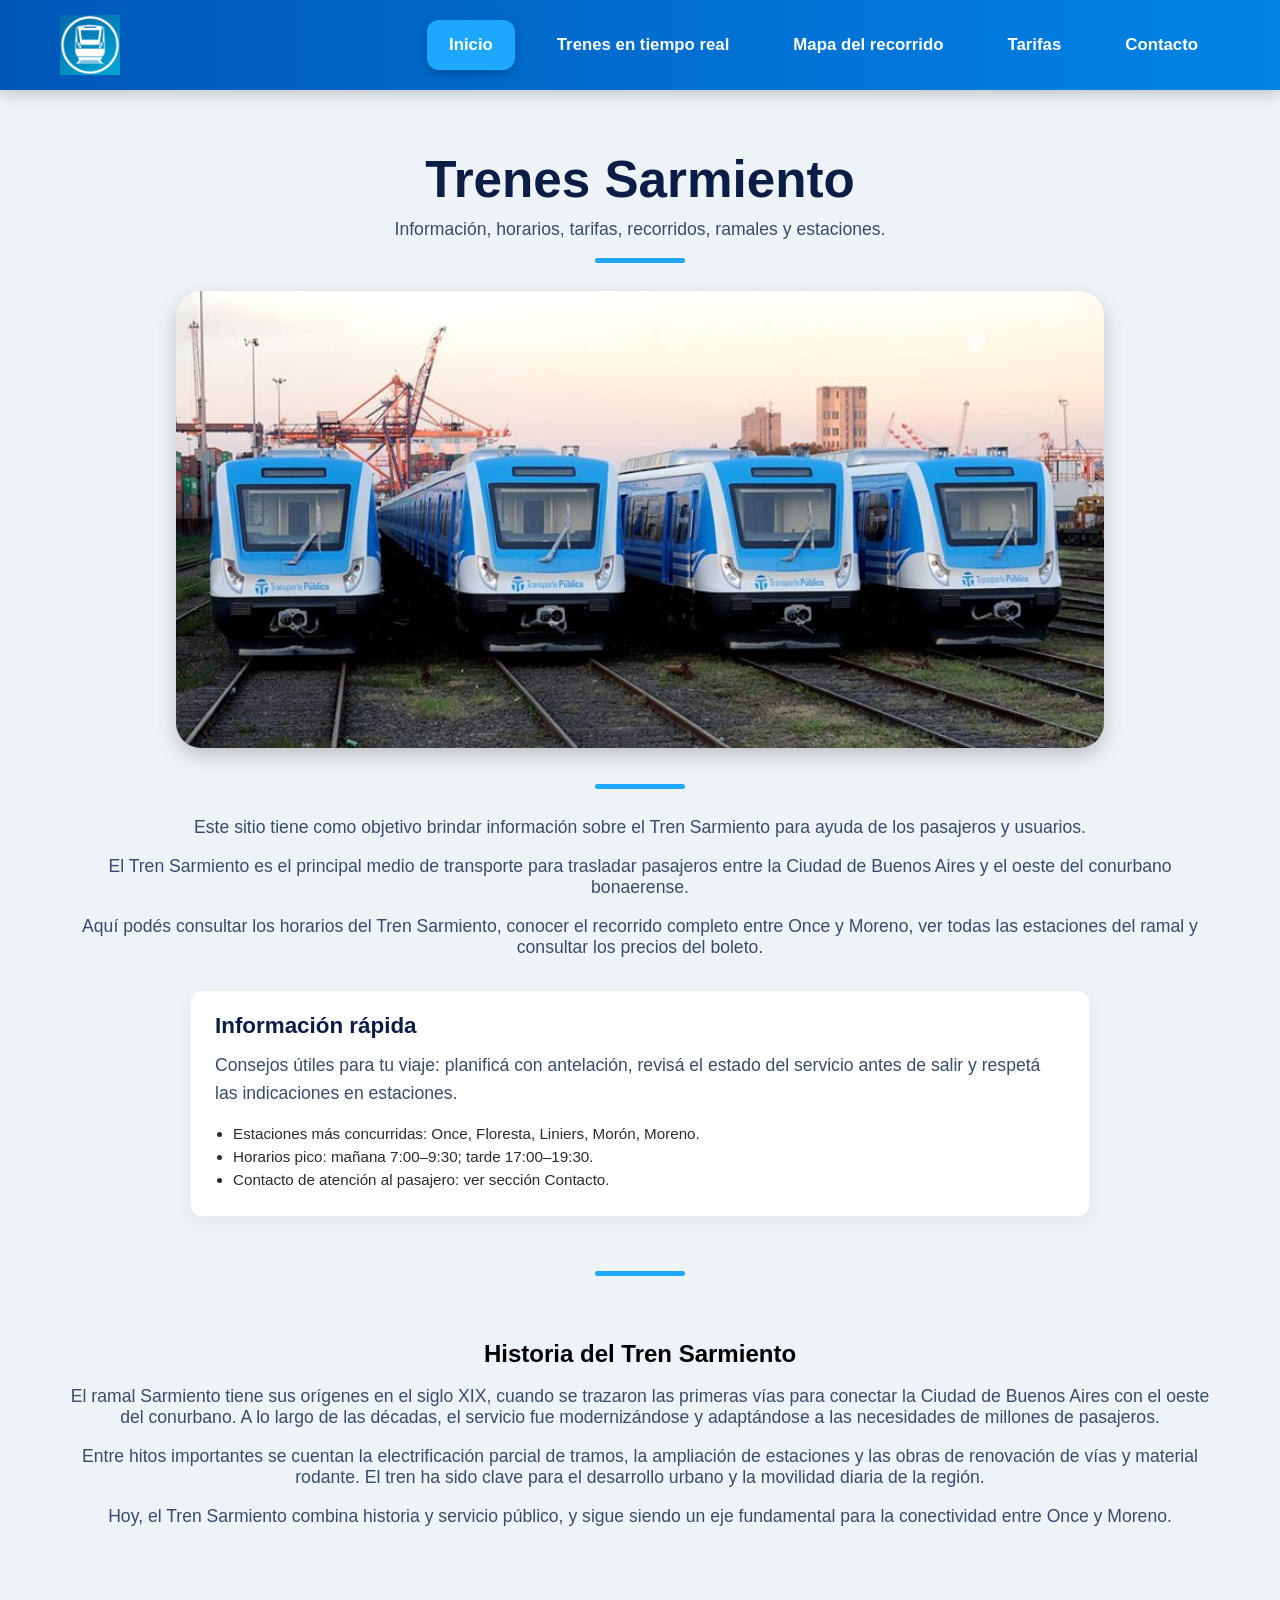
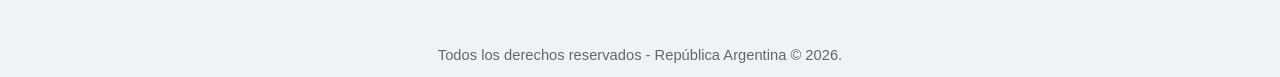
<file: index.html>
<!DOCTYPE html>
<html lang="en">
<head>
    <meta charset="UTF-8">
    <meta name="viewport"
    content="width=device-width, initial-scale=1.0">

    <title>Trenes Sarmiento</title>
    <link rel="stylesheet" href="styles.css">
</head>

<body>
    <div class="contenedorPrincipal">

        <!-- NAVBAR -->
        <header>
            <nav class="navbar">
                <div class="logo">
                    <img src="img/iconotrensarmiento.png" alt="Icono Tren">
                </div>
                <ul class="nav-links">
                    <li><a class="active" href="index.html">Inicio</a></li>
                    <li><a href="TrenesEnTiempoReal.html">Trenes en tiempo real</a></li>
                    <li><a href="MapaDelRecorrido.html">Mapa del recorrido</a></li>
                    <li><a href="Tarifas.html">Tarifas</a></li>
                    <li><a href="Contacto.html">Contacto</a></li>
                </ul>
            </nav>
        </header>

        <!-- MAIN -->
        <main class="hero">
            <h1>Trenes Sarmiento</h1>
            <p>Información, horarios, tarifas, recorridos, ramales y estaciones.</p>
            <div class="linea"></div>

            <img src="img/trenes.jpg" alt="Tren Sarmiento">
            <br>

            <div class="linea"></div>

            <p>
                Este sitio tiene como objetivo brindar
                información sobre el Tren Sarmiento
                para ayuda de los pasajeros y usuarios.
            </p>

            <p>
                El Tren Sarmiento es el principal medio
                de transporte para trasladar pasajeros
                entre la Ciudad de Buenos Aires y el
                oeste del conurbano bonaerense.
            </p>

            <p>
                Aquí podés consultar los horarios del
                Tren Sarmiento, conocer el recorrido
                completo entre Once y Moreno, ver todas
                las estaciones del ramal y consultar
                los precios del boleto.
            </p>

            <!-- SECCIÓN INFORMACIÓN RÁPIDA -->
            <section class="info-rapida">
                <h2>Información rápida</h2>
                <p>
                    Consejos útiles para tu viaje: planificá con antelación, revisá el estado del servicio antes de salir y respetá las indicaciones en estaciones.
                </p>
                <ul>
                    <li>Estaciones más concurridas: Once, Floresta, Liniers, Morón, Moreno.</li>
                    <li>Horarios pico: mañana 7:00–9:30; tarde 17:00–19:30.</li>
                    <li>Contacto de atención al pasajero: ver sección Contacto.</li>
                </ul>
            </section>
            <br><br><br>
                <div class="linea"></div>
                <br><br>
                <h2>Historia del Tren Sarmiento</h2>
                <br>
                <p>
                  El ramal Sarmiento tiene sus orígenes en el siglo XIX, cuando se trazaron las primeras vías para conectar la Ciudad de Buenos Aires con el oeste del conurbano. A lo largo de las décadas, el servicio fue modernizándose y adaptándose a las necesidades de millones de pasajeros.
                </p>
                <p>
                  Entre hitos importantes se cuentan la electrificación parcial de tramos, la ampliación de estaciones y las obras de renovación de vías y material rodante. El tren ha sido clave para el desarrollo urbano y la movilidad diaria de la región.
                </p>
                <p>
                  Hoy, el Tren Sarmiento combina historia y servicio público, y sigue siendo un eje fundamental para la conectividad entre Once y Moreno.
                </p>
              </div>
            </section>
        </main>

        <!-- FOOTER -->
        <footer>
            Todos los derechos reservados - República Argentina © 2026.
        </footer>

    </div>
</body>
</html>
</file>
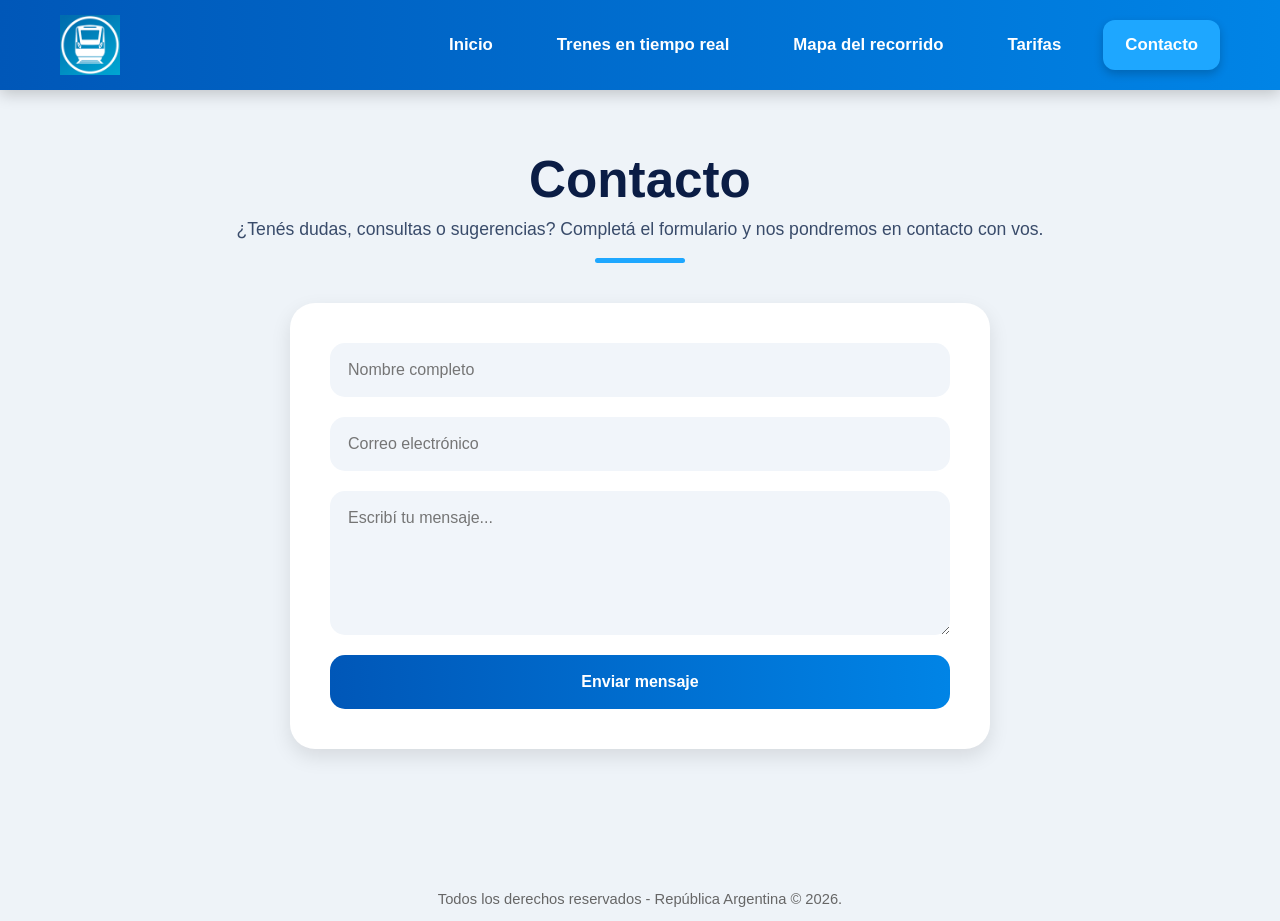
<file: Contacto.html>
<!DOCTYPE html>
<html lang="en">
<head>
    <meta charset="UTF-8">

    <meta name="viewport"
    content="width=device-width, initial-scale=1.0">

    <title>Contacto - Trenes Sarmiento</title>

    <link rel="stylesheet" href="styles.css">

</head>

<body>

    <div class="contenedorPrincipal">

        <!-- NAVBAR -->

        <header>

            <nav class="navbar">

                <!-- LOGO -->

                <div class="logo">

                    <img src="img/iconotrensarmiento.png"
                    alt="Icono Tren">

                </div>

                <!-- LINKS -->

                <ul class="nav-links">

                    <li>
                        <a href="index.html">
                            Inicio
                        </a>
                    </li>

                    <li>
                        <a href="TrenesEnTiempoReal.html">
                            Trenes en tiempo real
                        </a>
                    </li>

                    <li>
                        <a href="MapaDelRecorrido.html">
                            Mapa del recorrido
                        </a>
                    </li>

                    <li>
                        <a href="Tarifas.html">
                            Tarifas
                        </a>
                    </li>

                    <li>
                        <a class="active"
                        href="Contacto.html">
                            Contacto
                        </a>
                    </li>

                </ul>

            </nav>

        </header>

        <!-- MAIN -->

        <main class="hero">

            <h1>
                Contacto
            </h1>

            <p>
                ¿Tenés dudas, consultas o sugerencias?
                Completá el formulario y nos pondremos
                en contacto con vos.
            </p>

            <div class="linea"></div>

            <!-- FORMULARIO -->

            <form class="formulario-contacto">

                <input type="text"
                placeholder="Nombre completo"
                required>

                <input type="email"
                placeholder="Correo electrónico"
                required>

                <textarea
                placeholder="Escribí tu mensaje..."
                rows="6"
                required></textarea>

                <button type="submit">
                    Enviar mensaje
                </button>

            </form>

        </main>

        <!-- FOOTER -->

        <footer>

            Todos los derechos reservados -
            República Argentina © 2026.

        </footer>

    </div>

</body>

</html>
</file>
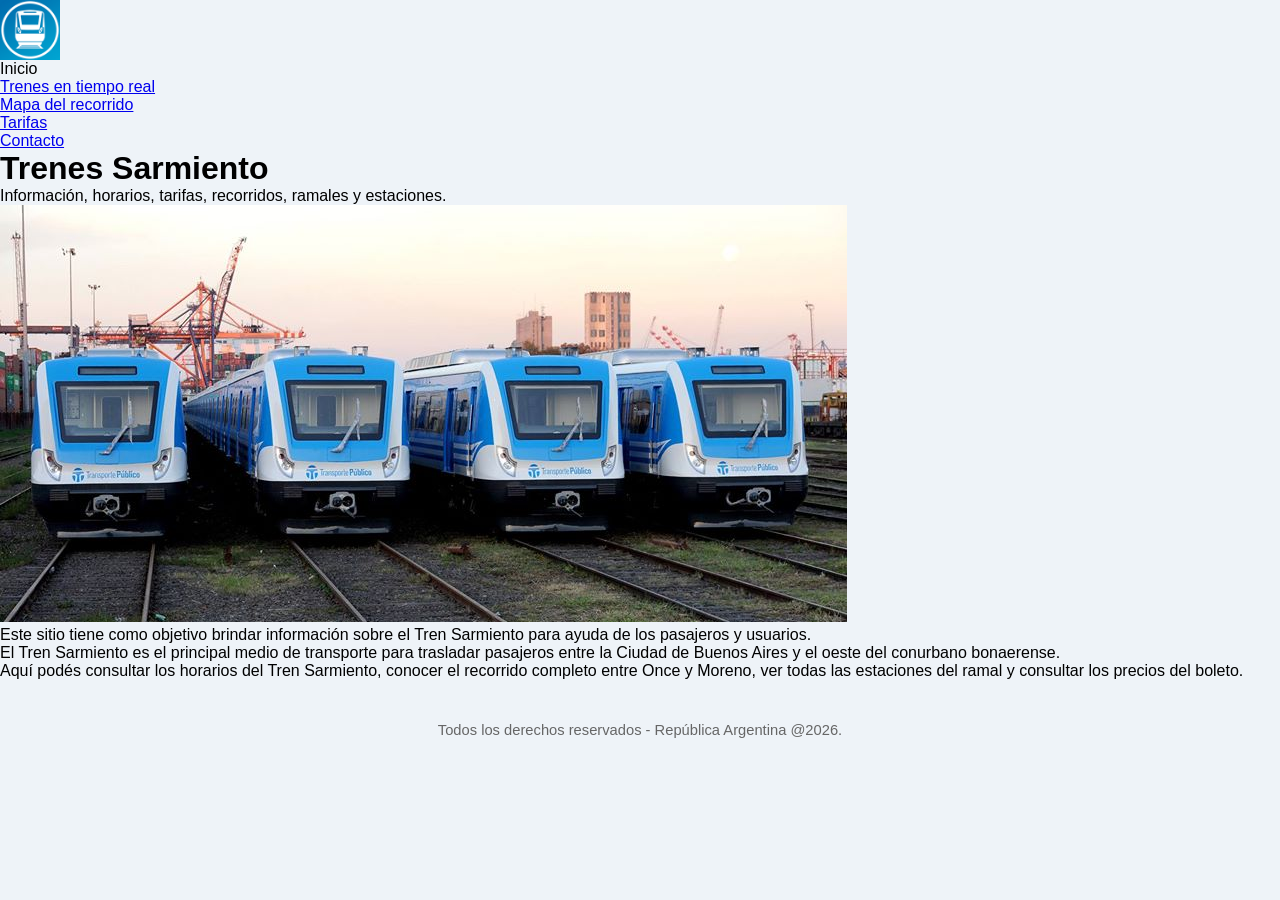
<file: Inicio.html>
<!DOCTYPE html>
<html lang="en">
<head>
    <meta charset="UTF-8">
    <meta name="viewport" content="width=device-width, initial-scale=1.0">
    <title>Trenes Sarmiento</title>
    <link rel="stylesheet" href="styles.css">
</head>
<body>
    <div class= "contenedorPrincipal">
    <header>
        <nav>
            <ul>
                <div class="logo">
                    <img src="img/iconotrensarmiento.png" alt="IconoTren">
                </div>
                <li>
                    Inicio
                </li>
                <li>
                    <a href="TrenesEnTiempoReal.html">Trenes en tiempo real</a>
                </li>
                <li>
                    <a href="MapaDelRecorrido.html">Mapa del recorrido</a>
                </li>
                <li>
                    <a href="Tarifas.html">Tarifas</a>
                </li>
                <li>
                    <a href="Contacto.html">Contacto</a>
                </li>
            </ul>
        </nav>
        <h1>
            Trenes Sarmiento
        </h1>
    </header>
    <main>
        <p>
            Información, horarios, tarifas, recorridos, ramales y estaciones.
        </p>
        <img src="img/trenes.jpg" alt="Tren Sarmiento">
        <p>
            Este sitio tiene como objetivo brindar información sobre el Tren Sarmiento para ayuda de los pasajeros y usuarios.
        </p>
        <p></p>
        <p>
            El Tren Sarmiento es el principal medio de transporte para trasladar pasajeros entre la Ciudad de Buenos Aires y el oeste del conurbano bonaerense.
        </p>
        <p></p>
        <p>
            Aquí podés consultar los horarios del Tren Sarmiento, conocer el recorrido completo entre Once y Moreno, ver todas las estaciones del ramal y consultar los precios del boleto.
        </p>

    </main>
    <footer>
        Todos los derechos reservados - República Argentina @2026.
    </footer>
    </div>
</body>
</html>
</file>
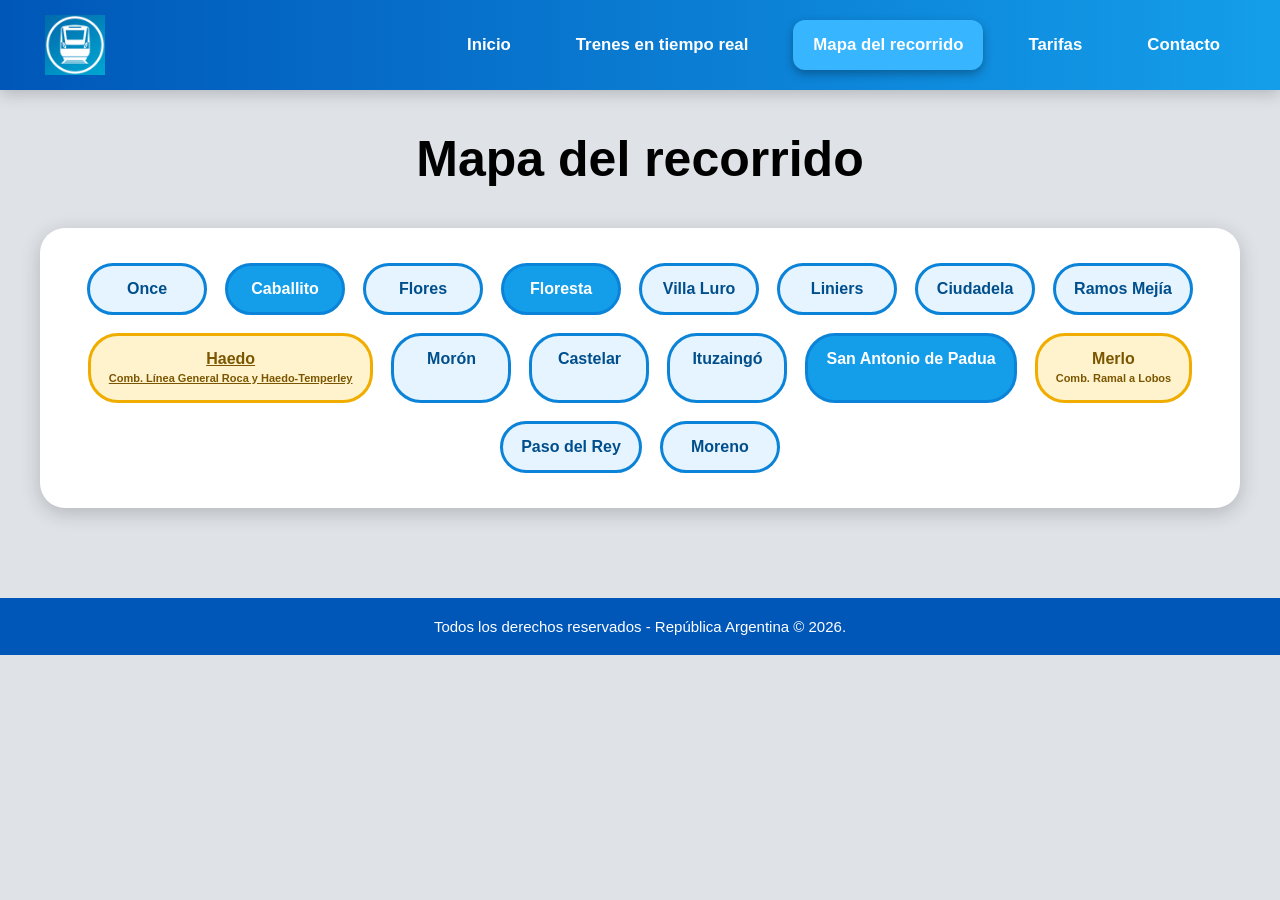
<file: MapaDelRecorrido.html>
<!DOCTYPE html>
<html lang="es">

<head>
    <meta charset="UTF-8">

    <meta name="viewport"
        content="width=device-width, initial-scale=1.0">

    <title>
        Mapa del recorrido - Trenes Sarmiento
    </title>

    <link rel="stylesheet" href="styles.css">

    <style>

        body{
            margin: 0;
            font-family: Arial, Helvetica, sans-serif;
            background-color: #dfe3e8;
        }

        /* NAVBAR */

        .navbar{
            background: linear-gradient(to right, #0057b8, #149eea);
            display: flex;
            justify-content: space-between;
            align-items: center;
            padding: 18px 40px;
        }

        .logo img{
            width: 70px;
        }

        .nav-links{
            list-style: none;
            display: flex;
            gap: 25px;
            margin: 0;
            padding: 0;
        }

        .nav-links li a{
            text-decoration: none;
            color: white;
            font-weight: bold;
            padding: 12px 20px;
            border-radius: 12px;
            transition: 0.3s;
        }

        .nav-links li a:hover{
            background-color: rgba(255,255,255,0.2);
        }

        .nav-links li .active{
            background-color: #37b5ff;
            box-shadow: 0px 4px 10px rgba(0,0,0,0.3);
        }

        /* MAIN */

        .contenido-mapa{
            padding: 40px;
            text-align: center;
        }

        .contenido-mapa h1{
            font-size: 50px;
            margin-bottom: 40px;
        }

        .recorrido{
            background-color: white;
            padding: 35px;
            border-radius: 25px;
            box-shadow: 0px 5px 20px rgba(0,0,0,0.2);
            max-width: 1200px;
            margin: auto;
        }

        .linea-estaciones{
            display: flex;
            flex-wrap: wrap;
            justify-content: center;
            gap: 18px;
        }

        .estacion{
            background-color: #e6f4ff;
            border: 3px solid #0b83d8;
            color: #004f8c;
            padding: 14px 18px;
            border-radius: 30px;
            font-weight: bold;
            min-width: 120px;
        }

        .boton-estacion{
            background-color: #149eea;
            color: white;
            text-decoration: none;
            transition: 0.3s;
        }

        .boton-estacion:hover{
            background-color: #006bb6;
            transform: scale(1.08);
        }

        .especial{
            background-color: #fff3cd;
            border-color: #f0ad00;
            color: #7a5600;
        }

        .estacion small{
            font-size: 11px;
        }

        /* FOOTER */

        footer{
            margin-top: 50px;
            text-align: center;
            padding: 20px;
            background-color: #0057b8;
            color: white;
            font-size: 15px;
        }

    </style>

</head>

<body>

    <div class="contenedorPrincipal">

        <!-- NAVBAR -->

        <header>

            <nav class="navbar">

                <!-- LOGO -->

                <div class="logo">

                    <img src="img/iconotrensarmiento.png"
                        alt="Icono Tren">

                </div>

                <!-- LINKS -->

                <ul class="nav-links">

                    <li>
                        <a href="index.html">
                            Inicio
                        </a>
                    </li>

                    <li>
                        <a href="TrenesEnTiempoReal.html">
                            Trenes en tiempo real
                        </a>
                    </li>

                    <li>
                        <a class="active"
                            href="MapaDelRecorrido.html">

                            Mapa del recorrido

                        </a>
                    </li>

                    <li>
                        <a href="Tarifas.html">
                            Tarifas
                        </a>
                    </li>

                    <li>
                        <a href="Contacto.html">
                            Contacto
                        </a>
                    </li>

                </ul>

            </nav>

        </header>

        <!-- MAIN -->

        <main class="contenido-mapa">

            <h1>
                Mapa del recorrido
            </h1>

            <section class="recorrido">

                <div class="linea-estaciones">

                    <span class="estacion">
                        Once
                    </span>

                    <a href=https://valentinagarridotallavo-spec.github.io/Pag-individual_Estacion-de-tren-/
                        target="_blank"
                        class="estacion boton-estacion">

                        Caballito

                    </a>

                    <span class="estacion">
                        Flores
                    </span>

                    <a href="https://agcaruso.github.io/EstacionFloresta/"
                        target="_blank"
                        class="estacion boton-estacion">

                        Floresta

                    </a>

                    <span class="estacion">
                        Villa Luro
                    </span>

                    <span class="estacion">
                        Liniers
                    </span>

                    <span class="estacion">
                        Ciudadela
                    </span>

                    <span class="estacion">
                        Ramos Mejía
                    </span>

                    
                        

                        <a href=https://joaquinhaedo.github.io/estacionHAEDO/
                        target="_blank"
                        class="estacion especial">

                        Haedo
                        <br>

                        <small>
                            Comb. Línea General Roca
                            y Haedo-Temperley
                        </small>

                    </a>

                        


                    <span class="estacion">
                        Morón
                    </span>

                    <span class="estacion">
                        Castelar
                    </span>

                    <span class="estacion">
                        Ituzaingó
                    </span>

                    <a href=https://jbautistabravo1.github.io/Proyecto1-EstacionSA-Padua/
                        target="_blank"
                        class="estacion boton-estacion">

                        San Antonio de Padua

                    </a>

                    <span class="estacion especial">

                        Merlo

                        <br>

                        <small>
                            Comb. Ramal a Lobos
                        </small>

                    </span>

                    <span class="estacion">
                        Paso del Rey
                    </span>

                    <span class="estacion">
                        Moreno
                    </span>

                </div>

            </section>

        </main>

        <!-- FOOTER -->

        <footer>

            Todos los derechos reservados -
            República Argentina © 2026.

        </footer>

    </div>

</body>

</html>
</file>
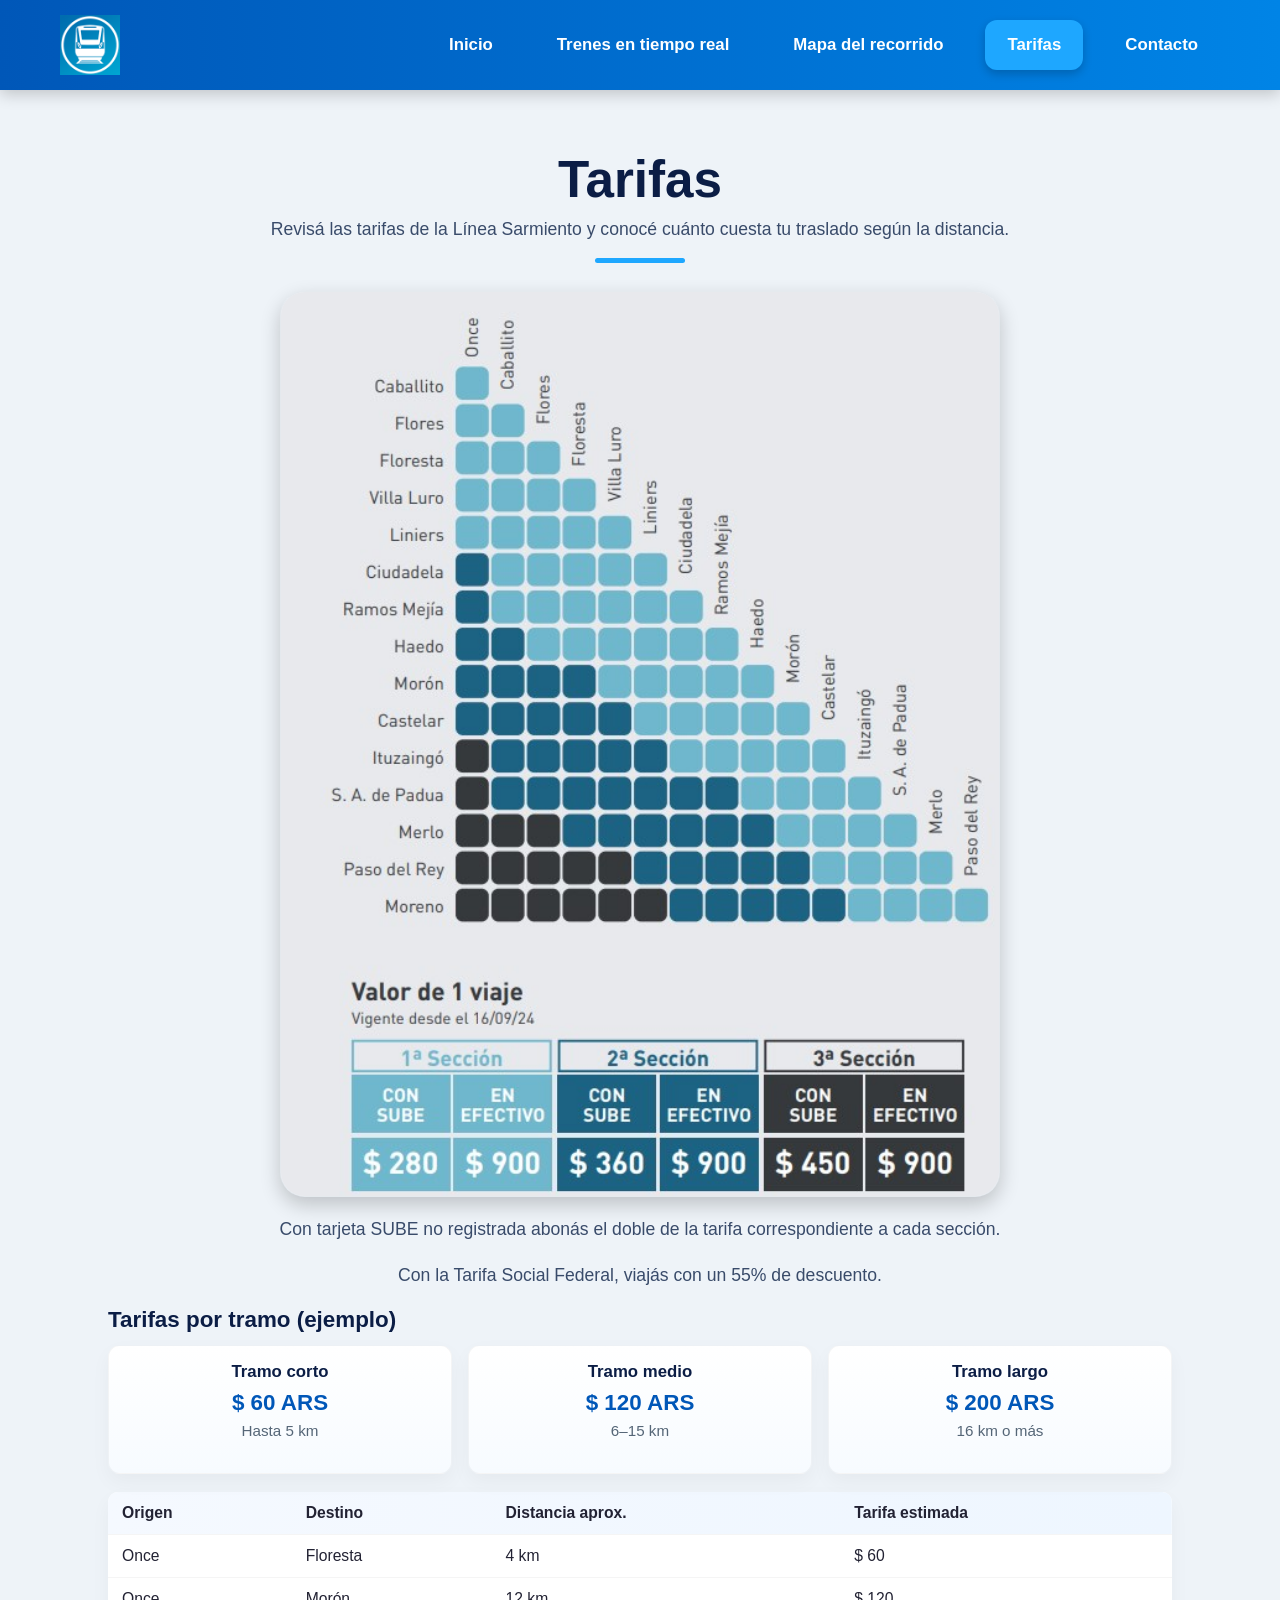
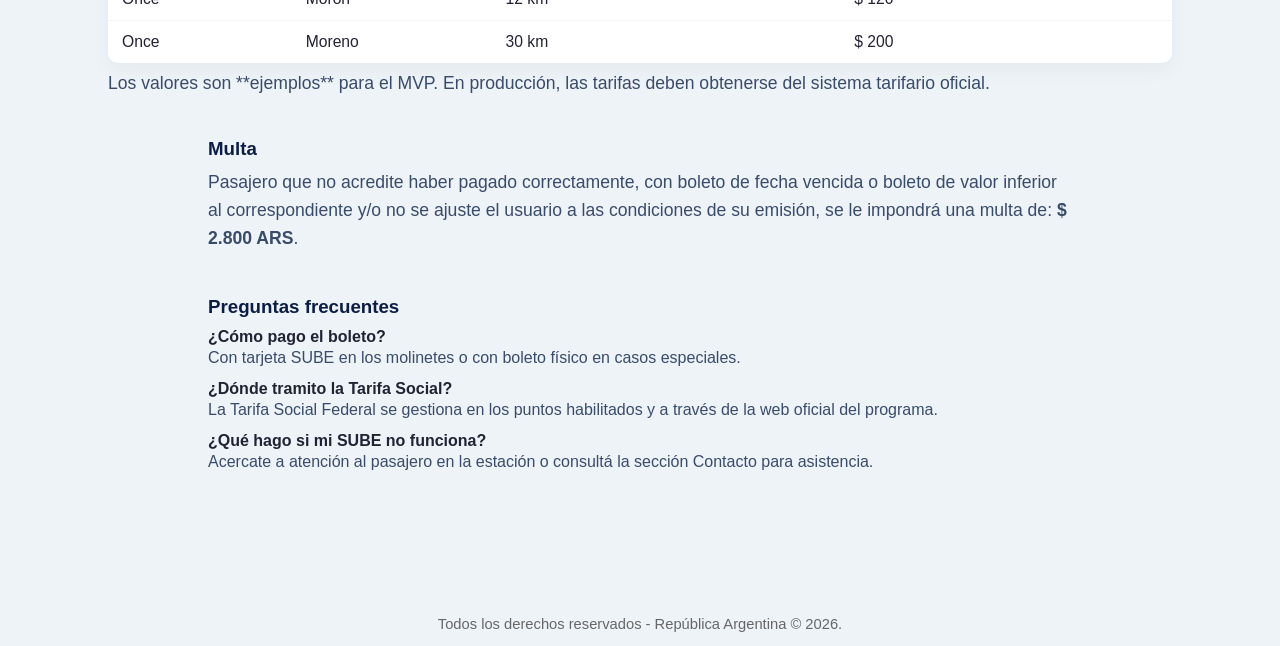
<file: Tarifas.html>
<!DOCTYPE html>
<html lang="es">

<head>
    <meta charset="UTF-8">
    <meta name="viewport"
    content="width=device-width, initial-scale=1.0">
    <title>Tarifas - Trenes Sarmiento</title>
    <link rel="stylesheet" href="styles.css">
</head>

<body>
    <div class="contenedorPrincipal">
        <!-- NAVBAR -->
        <header>
            <nav class="navbar">
                <!-- LOGO -->
                <div class="logo">
                    <img src="img/iconotrensarmiento.png" alt="Icono Tren">
                </div>
                <!-- LINKS -->
                <ul class="nav-links">
                    <li><a href="index.html">Inicio</a></li>
                    <li><a href="TrenesEnTiempoReal.html">Trenes en tiempo real</a></li>
                    <li><a href="MapaDelRecorrido.html">Mapa del recorrido</a></li>
                    <li><a class="active" href="Tarifas.html">Tarifas</a></li>
                    <li><a href="Contacto.html">Contacto</a></li>
                </ul>
            </nav>
        </header>

        <!-- MAIN -->
        <main class="hero">
            <h1>Tarifas</h1>
            <p>Revisá las tarifas de la Línea Sarmiento y conocé cuánto cuesta tu traslado según la distancia.</p>
            <div class="linea"></div>

            <!-- Imagen optimizada con srcset para evitar pixelado -->
            <figure class="hero-figure">
                <img src="img/tarifas.jpg" alt="Tarifas Tren Sarmiento" class="imagen-tarifas">
            </figure>

            <div class="tarifa-texto">
                <p>
                    Con tarjeta SUBE no registrada abonás el doble de la tarifa correspondiente a cada sección.
                </p>

                <p>
                    Con la Tarifa Social Federal, viajás con un 55% de descuento.
                </p>
            </div>

            <!-- Tarifa por tramos: tabla sencilla y clara -->
            <section class="tarifas-seccion">
                <h2>Tarifas por tramo (ejemplo)</h2>

                <div class="tarifa-grid">
                    <div class="tarifa-card">
                        <h3>Tramo corto</h3>
                        <p class="monto">$ 60 ARS</p>
                        <p class="detalle">Hasta 5 km</p>
                    </div>

                    <div class="tarifa-card">
                        <h3>Tramo medio</h3>
                        <p class="monto">$ 120 ARS</p>
                        <p class="detalle">6–15 km</p>
                    </div>

                    <div class="tarifa-card">
                        <h3>Tramo largo</h3>
                        <p class="monto">$ 200 ARS</p>
                        <p class="detalle">16 km o más</p>
                    </div>
                </div>

                <table class="tabla-tarifas" aria-label="Tabla de tarifas de ejemplo">
                    <thead>
                        <tr>
                            <th>Origen</th>
                            <th>Destino</th>
                            <th>Distancia aprox.</th>
                            <th>Tarifa estimada</th>
                        </tr>
                    </thead>
                    <tbody>
                        <tr>
                            <td>Once</td>
                            <td>Floresta</td>
                            <td>4 km</td>
                            <td>$ 60</td>
                        </tr>
                        <tr>
                            <td>Once</td>
                            <td>Morón</td>
                            <td>12 km</td>
                            <td>$ 120</td>
                        </tr>
                        <tr>
                            <td>Once</td>
                            <td>Moreno</td>
                            <td>30 km</td>
                            <td>$ 200</td>
                        </tr>
                    </tbody>
                </table>

                <p class="nota-tarifa">
                    Los valores son **ejemplos** para el MVP. En producción, las tarifas deben obtenerse del sistema tarifario oficial.
                </p>
            </section>

            <!-- Multa -->
            <section class="multas">
                <h3>Multa</h3>
                <p>
                    Pasajero que no acredite haber pagado correctamente, con boleto de fecha vencida o boleto de valor inferior al correspondiente y/o no se ajuste el usuario a las condiciones de su emisión, se le impondrá una multa de: <strong>$ 2.800 ARS</strong>.
                </p>
            </section>

            <!-- Preguntas frecuentes rápidas -->
            <section class="faq-tarifas">
                <h3>Preguntas frecuentes</h3>
                <dl>
                    <dt>¿Cómo pago el boleto?</dt>
                    <dd>Con tarjeta SUBE en los molinetes o con boleto físico en casos especiales.</dd>

                    <dt>¿Dónde tramito la Tarifa Social?</dt>
                    <dd>La Tarifa Social Federal se gestiona en los puntos habilitados y a través de la web oficial del programa.</dd>

                    <dt>¿Qué hago si mi SUBE no funciona?</dt>
                    <dd>Acercate a atención al pasajero en la estación o consultá la sección Contacto para asistencia.</dd>
                </dl>
            </section>

        </main>

        <!-- FOOTER -->
        <footer>
            Todos los derechos reservados - República Argentina © 2026.
        </footer>
    </div>
</body>

</html>
</file>
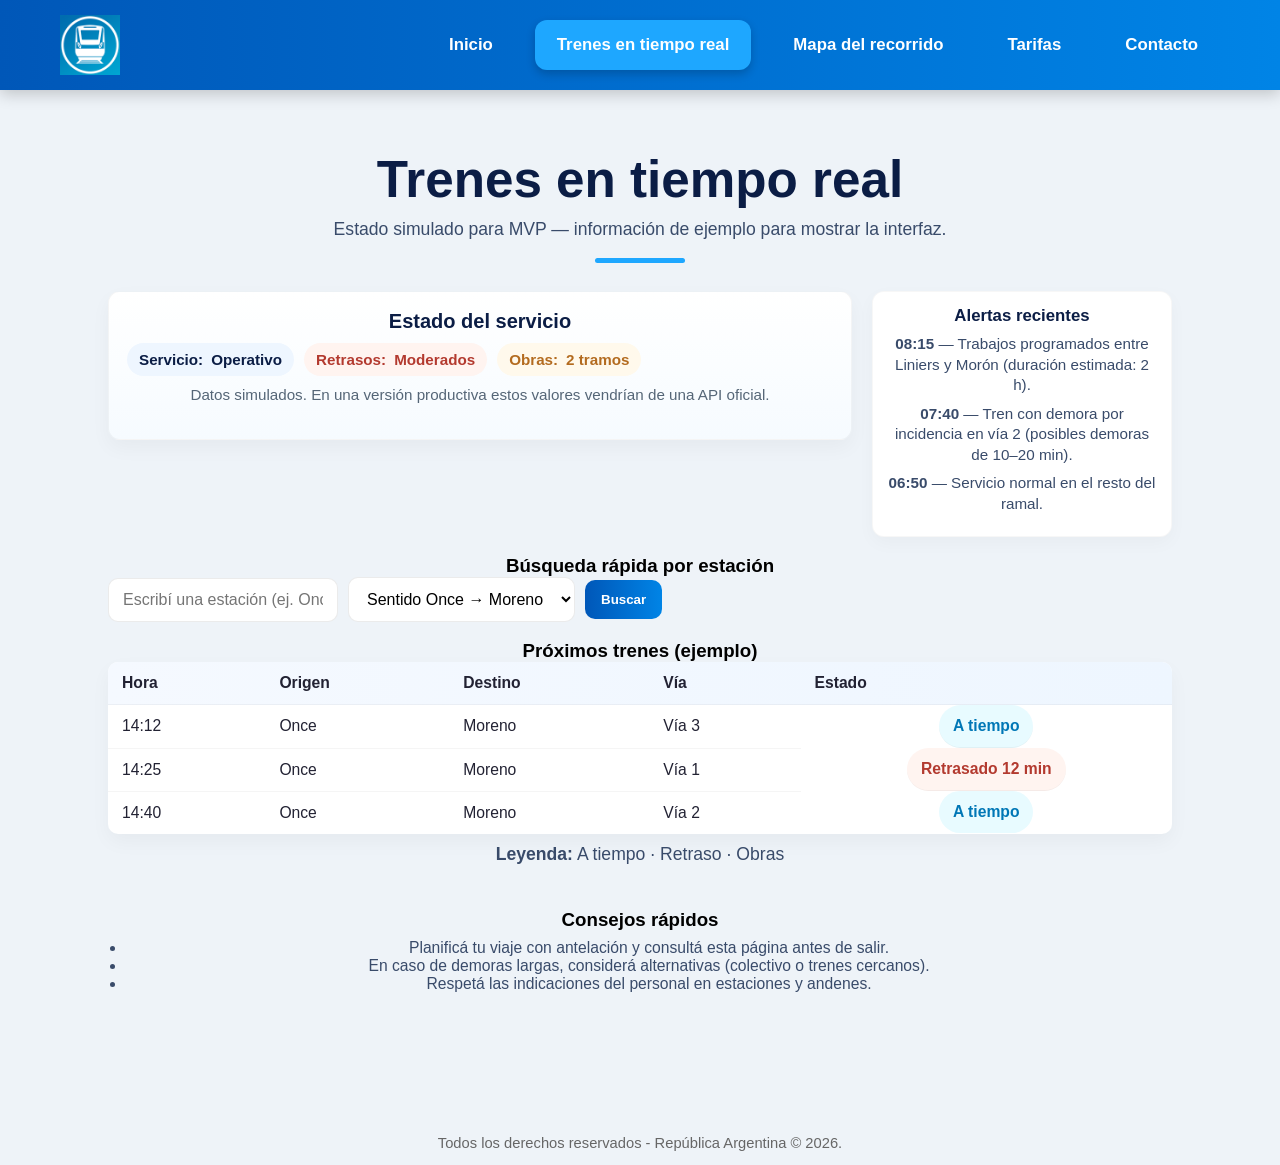
<file: TrenesEnTiempoReal.html>
<!DOCTYPE html>
<html lang="es">

<head>

    <meta charset="UTF-8">

    <meta name="viewport"
    content="width=device-width, initial-scale=1.0">

    <title>Trenes en tiempo real - Trenes Sarmiento</title>

    <link rel="stylesheet" href="styles.css">

</head>

<body>

    <div class="contenedorPrincipal">

        <!-- NAVBAR -->

        <header>

            <nav class="navbar">

                <!-- LOGO -->

                <div class="logo">

                    <img src="img/iconotrensarmiento.png"
                    alt="Icono Tren">

                </div>

                <!-- LINKS -->

                <ul class="nav-links">

                    <li>
                        <a href="index.html">
                            Inicio
                        </a>
                    </li>

                    <li>
                        <a class="active"
                        href="TrenesEnTiempoReal.html">
                            Trenes en tiempo real
                        </a>
                    </li>

                    <li>
                        <a href="MapaDelRecorrido.html">
                            Mapa del recorrido
                        </a>
                    </li>

                    <li>
                        <a href="Tarifas.html">
                            Tarifas
                        </a>
                    </li>

                    <li>
                        <a href="Contacto.html">
                            Contacto
                        </a>
                    </li>

                </ul>

            </nav>

        </header>

        <!-- MAIN -->

        <main class="hero">

            <h1>
                Trenes en tiempo real
            </h1>

            <p class="subtitulo">
                Estado simulado para MVP — información de ejemplo para mostrar la interfaz.
            </p>

            <div class="linea"></div>

            <!-- WIDGET PRINCIPAL -->
            <section class="tiempo-real">
                <div class="widget-estado">
                    <h2>Estado del servicio</h2>
                    <div class="estado-resumen">
                        <div class="chip normal">Servicio: <strong>Operativo</strong></div>
                        <div class="chip retraso">Retrasos: <strong>Moderados</strong></div>
                        <div class="chip obras">Obras: <strong>2 tramos</strong></div>
                    </div>

                    <p class="nota">
                        Datos simulados. En una versión productiva estos valores vendrían de una API oficial.
                    </p>
                </div>

                <!-- ALERTAS -->
                <aside class="alertas">
                    <h3>Alertas recientes</h3>
                    <ul>
                        <li><strong>08:15</strong> — Trabajos programados entre Liniers y Morón (duración estimada: 2 h).</li>
                        <li><strong>07:40</strong> — Tren con demora por incidencia en vía 2 (posibles demoras de 10–20 min).</li>
                        <li><strong>06:50</strong> — Servicio normal en el resto del ramal.</li>
                    </ul>
                </aside>
            </section>

            <!-- BUSCADOR Y FILTROS -->
            <section class="buscador-estacion">
                <h3>Búsqueda rápida por estación</h3>
                <form class="buscador-mvp" onsubmit="return false;">
                    <input type="text" id="estacion" placeholder="Escribí una estación (ej. Once)" />
                    <select id="sentido">
                        <option value="ida">Sentido Once → Moreno</option>
                        <option value="vuelta">Sentido Moreno → Once</option>
                    </select>
                    <button class="btn-primario" onclick="mostrarProximos()">Buscar</button>
                </form>
            </section>

            <!-- PRÓXIMOS TRENES (SIMULADOS) -->
            <section class="proximos-trenes">
                <h3>Próximos trenes (ejemplo)</h3>

                <table class="tabla-trenes" aria-label="Próximos trenes">
                    <thead>
                        <tr>
                            <th>Hora</th>
                            <th>Origen</th>
                            <th>Destino</th>
                            <th>Vía</th>
                            <th>Estado</th>
                        </tr>
                    </thead>
                    <tbody id="lista-trenes">
                        <tr>
                            <td>14:12</td>
                            <td>Once</td>
                            <td>Moreno</td>
                            <td>Vía 3</td>
                            <td class="estado bueno">A tiempo</td>
                        </tr>
                        <tr>
                            <td>14:25</td>
                            <td>Once</td>
                            <td>Moreno</td>
                            <td>Vía 1</td>
                            <td class="estado retrasado">Retrasado 12 min</td>
                        </tr>
                        <tr>
                            <td>14:40</td>
                            <td>Once</td>
                            <td>Moreno</td>
                            <td>Vía 2</td>
                            <td class="estado bueno">A tiempo</td>
                        </tr>
                    </tbody>
                </table>

                <p class="leyenda">
                    <strong>Leyenda:</strong> <span class="ley-bueno">A tiempo</span> · <span class="ley-retraso">Retraso</span> · <span class="ley-obras">Obras</span>
                </p>
            </section>

            <!-- SUGERENCIAS Y CONSEJOS -->
            <section class="consejos-mvp">
                <h3>Consejos rápidos</h3>
                <ul>
                    <li>Planificá tu viaje con antelación y consultá esta página antes de salir.</li>
                    <li>En caso de demoras largas, considerá alternativas (colectivo o trenes cercanos).</li>
                    <li>Respetá las indicaciones del personal en estaciones y andenes.</li>
                </ul>
            </section>

        </main>

        <!-- FOOTER -->

        <footer>
            Todos los derechos reservados -
            República Argentina © 2026.
        </footer>
    </div>

    <!-- SCRIPT MVP (solo para simular interacción local) -->
    <script>
      function mostrarProximos() {
        const estacion = document.getElementById('estacion').value.trim() || 'Once';
        const sentido = document.getElementById('sentido').value;
        const tbody = document.getElementById('lista-trenes');

        // Simulación simple: reemplaza la tabla con ejemplos personalizados
        tbody.innerHTML = `
          <tr>
            <td>14:30</td>
            <td>${estacion}</td>
            <td>${sentido === 'ida' ? 'Moreno' : 'Once'}</td>
            <td>Vía 2</td>
            <td class="estado bueno">A tiempo</td>
          </tr>
          <tr>
            <td>14:50</td>
            <td>${estacion}</td>
            <td>${sentido === 'ida' ? 'Moreno' : 'Once'}</td>
            <td>Vía 1</td>
            <td class="estado retrasado">Retrasado 8 min</td>
          </tr>
          <tr>
            <td>15:10</td>
            <td>${estacion}</td>
            <td>${sentido === 'ida' ? 'Moreno' : 'Once'}</td>
            <td>Vía 3</td>
            <td class="estado bueno">A tiempo</td>
          </tr>
        `;
      }
    </script>
</body>
</html>
</file>
<file: styles.css>
*{
    margin:0;
    padding:0;
    box-sizing:border-box;
    font-family:'Segoe UI', sans-serif;
}

/* BODY */
body{
    background:#eef3f8;
}

/* =========================
        NAVBAR
========================= */
.navbar{
    width:100%;
    height:90px;
    background:linear-gradient(90deg,#0057b8,#0084e6);
    display:flex;
    justify-content:space-between;
    align-items:center;
    padding:0 60px;
    box-shadow:0 4px 15px rgba(0,0,0,0.20);
    position:sticky;
    top:0;
    z-index:1000;
}

/* LOGO */
.logo{
    display:flex;
    align-items:center;
    gap:15px;
    height:100%;
}
.logo img{
    width:60px;
    height:60px;
    object-fit:contain;
    display:block;
}
.logo h2{
    color:white;
    font-size:1.8rem;
    font-weight:700;
}

/* LINKS */
.nav-links{
    display:flex;
    align-items:center;
    list-style:none;
    gap:20px;
}
.nav-links a{
    color:white;
    text-decoration:none;
    padding:12px 22px;
    border-radius:12px;
    font-size:1.05rem;
    font-weight:600;
    transition:0.3s;
    display:flex;
    align-items:center;
    justify-content:center;
    height:50px;
}
.nav-links a:hover{
    background:rgba(255,255,255,0.15);
}
.nav-links a.active{
    background:#1ea7ff;
    color:white;
    box-shadow:0 4px 10px rgba(0,0,0,0.20);
}

/* =========================
        HERO
========================= */
.hero{
    text-align:center;
    padding:60px 20px;
}
.hero h1{
    font-size:4rem;
    color:#0b1d45;
    margin-bottom:15px;
}
.hero p{
    font-size:1.5rem;
    color:#394b6a;
    margin-bottom:25px;
}
.linea{
    width:90px;
    height:5px;
    background:#1ea7ff;
    margin:0 auto 40px auto;
    border-radius:10px;
}
.hero img{
    width:80%;
    border-radius:25px;
    display:block;
    margin:auto;
    box-shadow:0 8px 20px rgba(0,0,0,0.20);
}

/* =========================
      FORMULARIO CONTACTO
========================= */
.formulario-contacto{
    width:100%;
    max-width:700px;
    margin:40px auto;
    display:flex;
    flex-direction:column;
    gap:20px;
    background:white;
    padding:40px;
    border-radius:25px;
    box-shadow:0 8px 20px rgba(0,0,0,0.10);
}
.formulario-contacto input,
.formulario-contacto textarea{
    width:100%;
    padding:18px;
    border:none;
    border-radius:15px;
    background:#f1f5fa;
    font-size:1rem;
    outline:none;
    transition:0.3s;
}
.formulario-contacto input:focus,
.formulario-contacto textarea:focus{
    background:white;
    box-shadow:0 0 0 3px #1ea7ff55;
}
.formulario-contacto button{
    background:linear-gradient(90deg,#0057b8,#0084e6);
    color:white;
    border:none;
    padding:18px;
    border-radius:15px;
    font-size:1rem;
    font-weight:600;
    cursor:pointer;
    transition:0.3s;
}
.formulario-contacto button:hover{
    transform:translateY(-2px);
    box-shadow:0 8px 18px rgba(0,0,0,0.20);
}

/* =========================
   INFO RÁPIDA
========================= */
.info-rapida {
  background: #ffffff;
  border: 1px solid rgba(0,0,0,0.06);
  padding: 22px 24px;
  margin-top: 32px;
  border-radius: 12px;
  box-shadow: 0 6px 18px rgba(0,0,0,0.05);
  max-width: 900px;
  margin-left: auto;
  margin-right: auto;
  text-align: left;
}
.info-rapida h2 {
  font-size:1.4rem;
  margin:0 0 12px 0;
  color:#0b1d45;
  font-weight:700;
}
.info-rapida p {
  margin:0 0 12px 0;
  color:#394b6a;
  line-height:1.6;
  font-size:1rem;
}
.info-rapida ul {
  margin:8px 0 0 18px;
  padding:0;
  color:#2b2b2b;
  font-size:0.95rem;
}
.info-rapida li {
  margin:6px 0;
  list-style:disc;
}

/* =========================
      SECCIÓN HISTORIA
========================= */
.historia {
  background: linear-gradient(180deg, #ffffff, #f7fbff);
  padding: 34px 20px;
  margin-top: 28px;
  border-top: 1px solid rgba(0,0,0,0.04);
}
.historia-contenido {
  max-width: 1000px;
  margin: 0 auto;
  text-align: left;
  padding: 8px 18px;
}
.historia h2 {
  font-size: 1.6rem;
  color: #0b1d45;
  margin-bottom: 12px;
  font-weight: 700;
}
.historia p {
  color: #394b6a;
  line-height: 1.6;
  font-size: 1rem;
  margin-bottom: 12px;
}
.historia::before {
  content: "";
  display: block;
  width: 60px;
  height: 4px;
  background: linear-gradient(90deg,#0057b8,#0084e6);
  border-radius: 3px;
  margin-bottom: 14px;
}

/* =========================
      PIE DE PÁGINA
========================= */
footer {
  margin-top:28px;
  padding:14px 10px;
  color:#666;
  font-size:0.92rem;
  text-align:center;
  background:transparent;
}

/* =========================
   Microajustes visuales y accesibilidad
========================= */
/* Pequeño ajuste para enlaces del navbar */
.nav-links a:hover,
.nav-links a:focus {
  text-decoration: underline;
  text-underline-offset: 3px;
  transition: color 160ms ease, text-decoration 160ms ease;
}

/* Mejora de la imagen principal sin tocar reglas globales */
main.hero img {
  max-width:100%;
  height:auto;
  display:block;
  margin:18px auto;
  border-radius:25px;
  object-fit:cover;
}

/* Título secundario con icono (opcional) */
.titulo-con-icono {
  display:flex;
  align-items:center;
  gap:10px;
}

/* =========================
      RESPONSIVE
========================= */
@media (max-width: 900px) {
  .hero h1 {
    font-size:2.6rem;
  }
  .hero p {
    font-size:1.05rem;
  }
  .hero img {
    width:92%;
    border-radius:18px;
  }
  .nav-links {
    gap:12px;
    padding-right:10px;
  }
}

@media (max-width: 600px) {
  .historia {
    padding: 22px 14px;
  }
  .historia h2 {
    font-size: 1.25rem;
  }
  .historia p {
    font-size: 0.98rem;
  }
  .info-rapida {
    padding:14px;
    margin-top:16px;
  }
  .info-rapida h2 {
    font-size:1rem;
  }
  .linea {
    width:60px;
  }
}

/* =========================
   TIEMPO REAL - Reglas MVP
   (no sobrescriben lo existente)
   ========================= */

.tiempo-real {
  max-width:1100px;
  margin: 18px auto 8px auto;
  display:flex;
  gap:20px;
  align-items:flex-start;
  padding: 0 18px;
  flex-wrap:wrap;
}

/* Widget de estado */
.widget-estado {
  flex: 1 1 420px;
  background: linear-gradient(180deg,#ffffff,#f6fbff);
  border-radius:12px;
  padding:18px;
  box-shadow:0 8px 20px rgba(0,0,0,0.04);
  border:1px solid rgba(0,0,0,0.04);
}
.widget-estado h2 {
  margin:0 0 10px 0;
  color:#0b1d45;
  font-size:1.25rem;
}
.estado-resumen {
  display:flex;
  gap:10px;
  flex-wrap:wrap;
  margin-bottom:10px;
}
.chip {
  background:#eef6ff;
  color:#0b1d45;
  padding:8px 12px;
  border-radius:999px;
  font-weight:600;
  font-size:0.95rem;
  display:inline-flex;
  align-items:center;
  gap:8px;
}
.chip.retraso { background:#fff4f0; color:#b33a2f; }
.chip.obras { background:#fff9ec; color:#b36b1f; }

/* Nota pequeña */
.widget-estado .nota {
  margin-top:8px;
  color:#556677;
  font-size:0.95rem;
}

/* Alertas */
.alertas {
  flex: 0 0 300px;
  background:#fff;
  border-radius:12px;
  padding:14px;
  box-shadow:0 6px 18px rgba(0,0,0,0.03);
  border:1px solid rgba(0,0,0,0.03);
}
.alertas h3 {
  margin:0 0 8px 0;
  font-size:1.05rem;
  color:#0b1d45;
}
.alertas ul {
  list-style:none;
  padding:0;
  margin:0;
  color:#394b6a;
  font-size:0.95rem;
}
.alertas li {
  margin-bottom:8px;
  line-height:1.35;
}

/* Buscador */
.buscador-estacion {
  max-width:1100px;
  margin:18px auto;
  padding:0 18px;
}
.buscador-mvp {
  display:flex;
  gap:10px;
  align-items:center;
  flex-wrap:wrap;
}
.buscador-mvp input[type="text"]{
  padding:12px 14px;
  border-radius:10px;
  border:1px solid rgba(0,0,0,0.08);
  background:#fff;
  min-width:220px;
  font-size:1rem;
}
.buscador-mvp select{
  padding:12px 14px;
  border-radius:10px;
  border:1px solid rgba(0,0,0,0.08);
  background:#fff;
  font-size:1rem;
}
.btn-primario{
  background:linear-gradient(90deg,#0057b8,#0084e6);
  color:white;
  padding:12px 16px;
  border-radius:10px;
  border:none;
  cursor:pointer;
  font-weight:700;
}

/* Tabla de próximos trenes */
.proximos-trenes {
  max-width:1100px;
  margin:18px auto;
  padding:0 18px 8px 18px;
}
.tabla-trenes {
  width:100%;
  border-collapse:collapse;
  background:#fff;
  border-radius:10px;
  overflow:hidden;
  box-shadow:0 8px 20px rgba(0,0,0,0.04);
}
.tabla-trenes thead {
  background:linear-gradient(90deg,#f5f9ff,#eef6ff);
}
.tabla-trenes th, .tabla-trenes td {
  padding:12px 14px;
  text-align:left;
  font-size:0.98rem;
  color:#223;
  border-bottom:1px solid rgba(0,0,0,0.04);
}
.tabla-trenes tbody tr:last-child td {
  border-bottom:none;
}
.estado {
  padding:6px 10px;
  border-radius:999px;
  font-weight:700;
  font-size:0.9rem;
  display:inline-block;
}
.estado.bueno { background:#e8fbff; color:#0077b6; }
.estado.retrasado { background:#fff4f0; color:#b33a2f; }
.estado.obras { background:#fff9ec; color:#b36b1f; }

/* Leyenda */
.leyenda {
  margin-top:10px;
  color:#556677;
  font-size:0.95rem;
}

/* Consejos */
.consejos-mvp {
  max-width:1100px;
  margin:18px auto 40px auto;
  padding:0 18px;
}
.consejos-mvp ul {
  margin:8px 0 0 18px;
  color:#394b6a;
  font-size:0.98rem;
}

/* Responsive */
@media (max-width:900px) {
  .tiempo-real { flex-direction:column; gap:12px; padding:0 12px; }
  .alertas { flex:1 1 auto; order:2; }
  .widget-estado { order:1; }
  .buscador-mvp { gap:8px; }
  .tabla-trenes th, .tabla-trenes td { padding:10px 8px; font-size:0.95rem; }
}

*{
    margin:0;
    padding:0;
    box-sizing:border-box;
    font-family:'Segoe UI', sans-serif;
}

/* BODY */
body{
    background:#eef3f8;
}

/* =========================
        NAVBAR
========================= */
.navbar{
    width:100%;
    height:90px;
    background:linear-gradient(90deg,#0057b8,#0084e6);
    display:flex;
    justify-content:space-between;
    align-items:center;
    padding:0 60px;
    box-shadow:0 4px 15px rgba(0,0,0,0.20);
    position:sticky;
    top:0;
    z-index:1000;
}

/* LOGO */
.logo{
    display:flex;
    align-items:center;
    gap:15px;
    height:100%;
}
.logo img{
    width:60px;
    height:60px;
    object-fit:contain;
    display:block;
}
.logo h2{
    color:white;
    font-size:1.8rem;
    font-weight:700;
}

/* LINKS */
.nav-links{
    display:flex;
    align-items:center;
    list-style:none;
    gap:20px;
}
.nav-links a{
    color:white;
    text-decoration:none;
    padding:12px 22px;
    border-radius:12px;
    font-size:1.05rem;
    font-weight:600;
    transition:0.3s;
    display:flex;
    align-items:center;
    justify-content:center;
    height:50px;
}
.nav-links a:hover{
    background:rgba(255,255,255,0.15);
}
.nav-links a.active{
    background:#1ea7ff;
    color:white;
    box-shadow:0 4px 10px rgba(0,0,0,0.20);
}

/* =========================
        HERO
========================= */
.hero{
    text-align:center;
    padding:60px 20px;
    max-width:1200px;
    margin:0 auto;
}
.hero h1{
    font-size:3.2rem;
    color:#0b1d45;
    margin-bottom:10px;
}
.hero p{
    font-size:1.1rem;
    color:#394b6a;
    margin-bottom:18px;
}
.linea{
    width:90px;
    height:5px;
    background:#1ea7ff;
    margin:0 auto 28px auto;
    border-radius:10px;
}

/* Imagen principal optimizada */
.hero-figure {
  margin: 0 auto 18px auto;
  max-width: 900px;
  text-align: center;
}
.imagen-tarifas {
  width:100%;
  height:auto;
  display:block;
  border-radius:16px;
  object-fit:cover;
  box-shadow:0 10px 30px rgba(0,0,0,0.12);
  border: 1px solid rgba(0,0,0,0.04);
}
.hero-figure figcaption {
  margin-top:8px;
  color:#556677;
  font-size:0.95rem;
}

/* Texto introductorio */
.tarifa-texto {
  max-width:900px;
  margin: 0 auto 18px auto;
  color:#394b6a;
  font-size:1rem;
  line-height:1.6;
}

/* =========================
   SECCIÓN TARIFAS
========================= */
.tarifas-seccion {
  max-width:1100px;
  margin: 18px auto;
  padding: 0 18px 8px 18px;
  text-align:left;
}
.tarifas-seccion h2 {
  color:#0b1d45;
  font-size:1.4rem;
  margin-bottom:12px;
}

/* Tarifa cards */
.tarifa-grid {
  display:flex;
  gap:16px;
  margin-bottom:18px;
  flex-wrap:wrap;
}
.tarifa-card {
  background:linear-gradient(180deg,#ffffff,#f7fbff);
  border-radius:12px;
  padding:16px;
  box-shadow:0 8px 20px rgba(0,0,0,0.04);
  border:1px solid rgba(0,0,0,0.04);
  flex:1 1 220px;
  min-width:200px;
  text-align:center;
}
.tarifa-card h3 {
  margin-bottom:8px;
  color:#0b1d45;
  font-size:1.05rem;
}
.tarifa-card .monto {
  font-size:1.4rem;
  color:#0057b8;
  font-weight:800;
  margin-bottom:6px;
}
.tarifa-card .detalle {
  color:#556677;
  font-size:0.95rem;
}

/* Tabla de tarifas */
.tabla-tarifas {
  width:100%;
  border-collapse:collapse;
  margin-top:8px;
  background:#fff;
  border-radius:10px;
  overflow:hidden;
  box-shadow:0 8px 20px rgba(0,0,0,0.04);
}
.tabla-tarifas thead {
  background:linear-gradient(90deg,#f5f9ff,#eef6ff);
}
.tabla-tarifas th, .tabla-tarifas td {
  padding:12px 14px;
  text-align:left;
  font-size:0.98rem;
  color:#223;
  border-bottom:1px solid rgba(0,0,0,0.04);
}
.tabla-tarifas tbody tr:last-child td {
  border-bottom:none;
}

/* Nota debajo de la tabla */
.nota-tarifa {
  margin-top:10px;
  color:#556677;
  font-size:0.95rem;
}

/* =========================
      MULTAS
========================= */
.multas {
  max-width:900px;
  margin:18px auto;
  padding:0 18px 8px 18px;
  text-align:left;
}
.multas h3 {
  color:#0b1d45;
  margin-bottom:8px;
}
.multas p {
  color:#394b6a;
  line-height:1.6;
}

/* =========================
      FAQ
========================= */
.faq-tarifas {
  max-width:900px;
  margin:18px auto 40px auto;
  padding:0 18px;
  text-align:left;
}
.faq-tarifas h3 {
  color:#0b1d45;
  margin-bottom:8px;
}
.faq-tarifas dl dt {
  font-weight:700;
  color:#223;
  margin-top:10px;
}
.faq-tarifas dl dd {
  margin-left:0;
  color:#394b6a;
  margin-bottom:8px;
  line-height:1.5;
}

/* =========================
      PIE DE PÁGINA
========================= */
footer {
  margin-top:28px;
  padding:14px 10px;
  color:#666;
  font-size:0.92rem;
  text-align:center;
  background:transparent;
}

/* =========================
      RESPONSIVE
========================= */
@media (max-width: 900px) {
  .hero h1 { font-size:2.4rem; }
  .hero p { font-size:1rem; }
  .tarifa-grid { flex-direction:column; }
  .tabla-tarifas th, .tabla-tarifas td { padding:10px 8px; font-size:0.95rem; }
  .imagen-tarifas { border-radius:12px; }
}

@media (max-width: 600px) {
  .hero { padding:36px 14px; }
  .linea { width:60px; }
  .hero h1 { font-size:1.9rem; }
  .tarifa-card .monto { font-size:1.2rem; }
}
</file>
